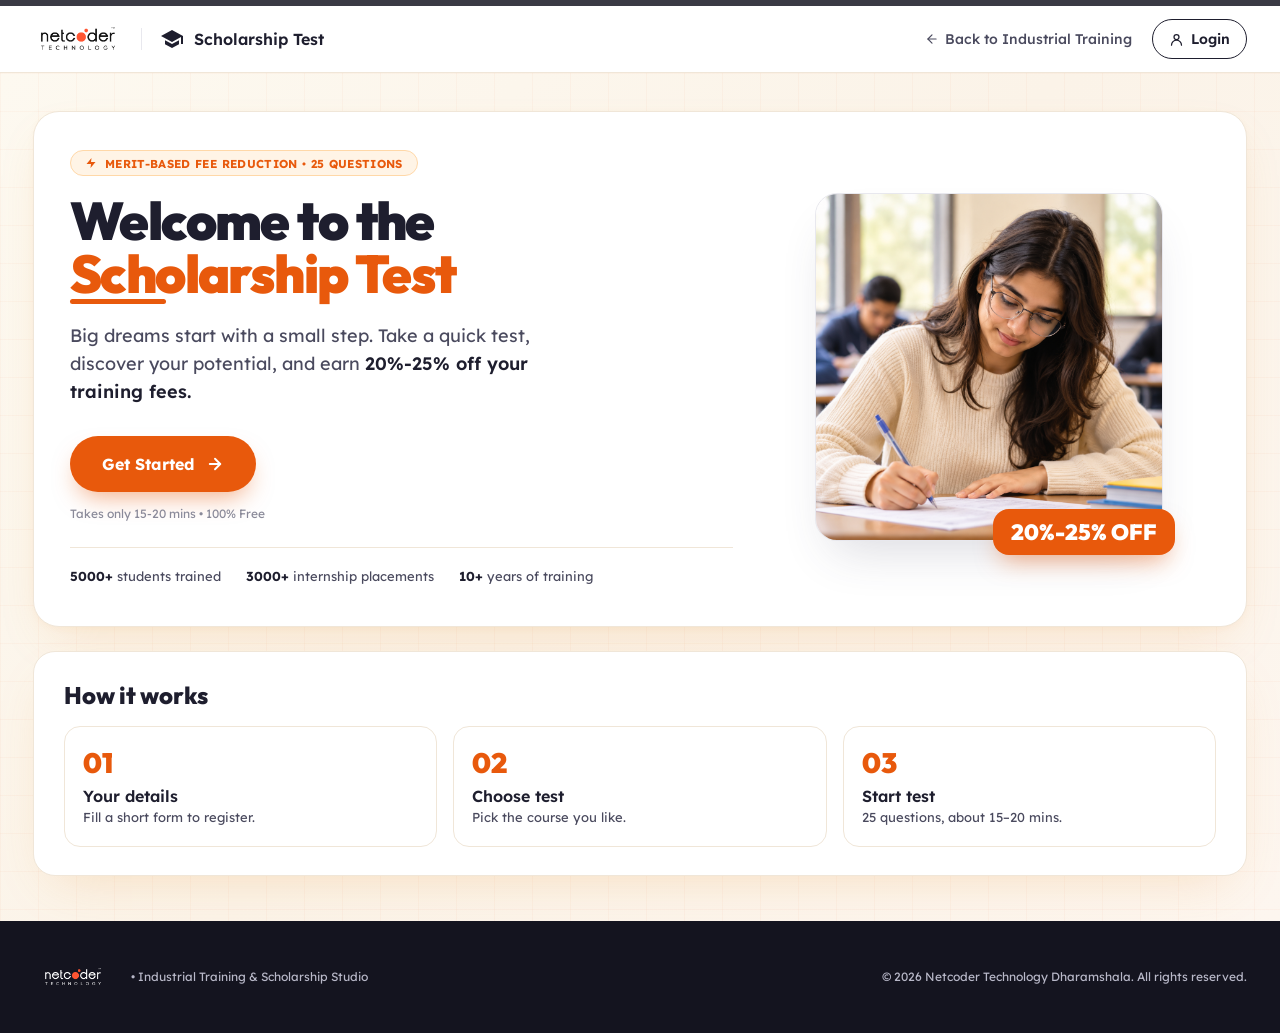
<file: index.html>
<!DOCTYPE html>
<html lang="en">

<head>
  <meta charset="UTF-8" />
  <meta name="viewport" content="width=device-width, initial-scale=1" />

  <title>Scholarship Test — Netcoder Technology</title>

  <link rel="stylesheet" href="style.css" />

  <link rel="preconnect" href="https://fonts.googleapis.com" />
  <link rel="preconnect" href="https://fonts.gstatic.com" crossorigin />

  <link
    href="https://fonts.googleapis.com/css2?family=Lexend:wght@300;400;500;600;700&family=Outfit:wght@700;800;900&display=swap"
    rel="stylesheet" />
</head>

<body>

  <!-- NAVBAR -->
  <nav class="nav">
    <div class="container nav-inner">

      <div class="nav-left">

        <span class="logo-box">
          <img src="./img/logo.png" alt="Netcoder Technology" />
        </span>

        <span class="divider"></span>

        <a href="#" class="page-title">
          <svg viewBox="0 0 24 24" fill="currentColor">
            <path d="M12 3 1 9l11 6 9-4.91V17h2V9L12 3z" />
            <path d="M5 13.18v4L12 21l7-3.82v-4L12 17l-7-3.82z" />
          </svg>
          Scholarship Test
        </a>

      </div>

      <div class="nav-right">

        <a href="#" class="back-link">
          <svg viewBox="0 0 24 24" fill="none" stroke="currentColor"
            stroke-width="2" stroke-linecap="round" stroke-linejoin="round">
            <path d="M19 12H5" />
            <path d="m12 19-7-7 7-7" />
          </svg>
          <span>Back to Industrial Training</span>
        </a>

        <a href="#" class="login-btn">
          <svg viewBox="0 0 24 24" fill="none" stroke="currentColor"
            stroke-width="2" stroke-linecap="round" stroke-linejoin="round">
            <circle cx="12" cy="8" r="4" />
            <path d="M4 21a8 8 0 0 1 16 0" />
          </svg>
          Login
        </a>

      </div>
    </div>
  </nav>


  <!-- MAIN SECTION -->
  <main class="hero-section">

    <div class="container">

      <!-- HERO CARD -->
      <div class="hero-card">

        <div class="container1">

          <span class="badge">
            <svg viewBox="0 0 24 24" fill="currentColor">
              <path d="M13 2 3 14h9l-1 8 10-12h-9l1-8z" />
            </svg>
            Merit-based fee reduction • 25 questions
          </span>

          <h1 class="heading">
            Welcome to the<br />
            <span class="heading-orange">Scholarship Test</span>
          </h1>

          <p class="subtext">
            Big dreams start with a small step. Take a quick test,
            discover your potential, and earn
            <strong>20%-25% off your training fees.</strong>
          </p>

          <div class="button-row">

            <a href="details.html" class="main-button">
              Get Started

              <svg viewBox="0 0 24 24" fill="none" stroke="currentColor"
                stroke-width="2.5" stroke-linecap="round" stroke-linejoin="round">
                <path d="M5 12h14" />
                <path d="m12 5 7 7-7 7" />
              </svg>
            </a>

          </div>

          <span class="small-note">
            Takes only 15-20 mins • 100% Free
          </span>

          <div class="trust">
            <span><strong>5000+</strong> students trained</span>
            <span><strong>3000+</strong> internship placements</span>
            <span><strong>10+</strong> years of training</span>
          </div>

        </div>


        <!-- STUDENT IMAGE -->
        <div class="container2">

          <div class="image-wrap">

            <div class="image-box">
              <img src="./img/student.png" alt="Student taking a test" />
            </div>

            <div class="offer-chip">
              20%-25% OFF
            </div>

          </div>

        </div>

      </div>


      <!-- HOW IT WORKS -->
      <section class="info-card">

        <h2>How it works</h2>

        <div class="card-grid">

          <div class="how-card">
            <span class="num">01</span>
            <h3>Your details</h3>
            <p>Fill a short form to register.</p>
          </div>

          <div class="how-card">
            <span class="num">02</span>
            <h3>Choose test</h3>
            <p>Pick the course you like.</p>
          </div>

          <div class="how-card">
            <span class="num">03</span>
            <h3>Start test</h3>
            <p>25 questions, about 15–20 mins.</p>
          </div>

        </div>

      </section>

    </div>

  </main>


  <!-- FULL WIDTH FOOTER -->
  <footer class="footer">

    <div class="footer-inner">

      <div class="footer-left">

        <span class="logo-box small">
          <img src="./img/logo2.png" alt="Netcoder Technology" />
        </span>

        <span class="footer-description">
          • Industrial Training &amp; Scholarship Studio
        </span>

      </div>

      <span class="copyright">
        © 2026 Netcoder Technology Dharamshala. All rights reserved.
      </span>

    </div>

  </footer>


  <script src="script.js"></script>

</body>
</html>
</file>
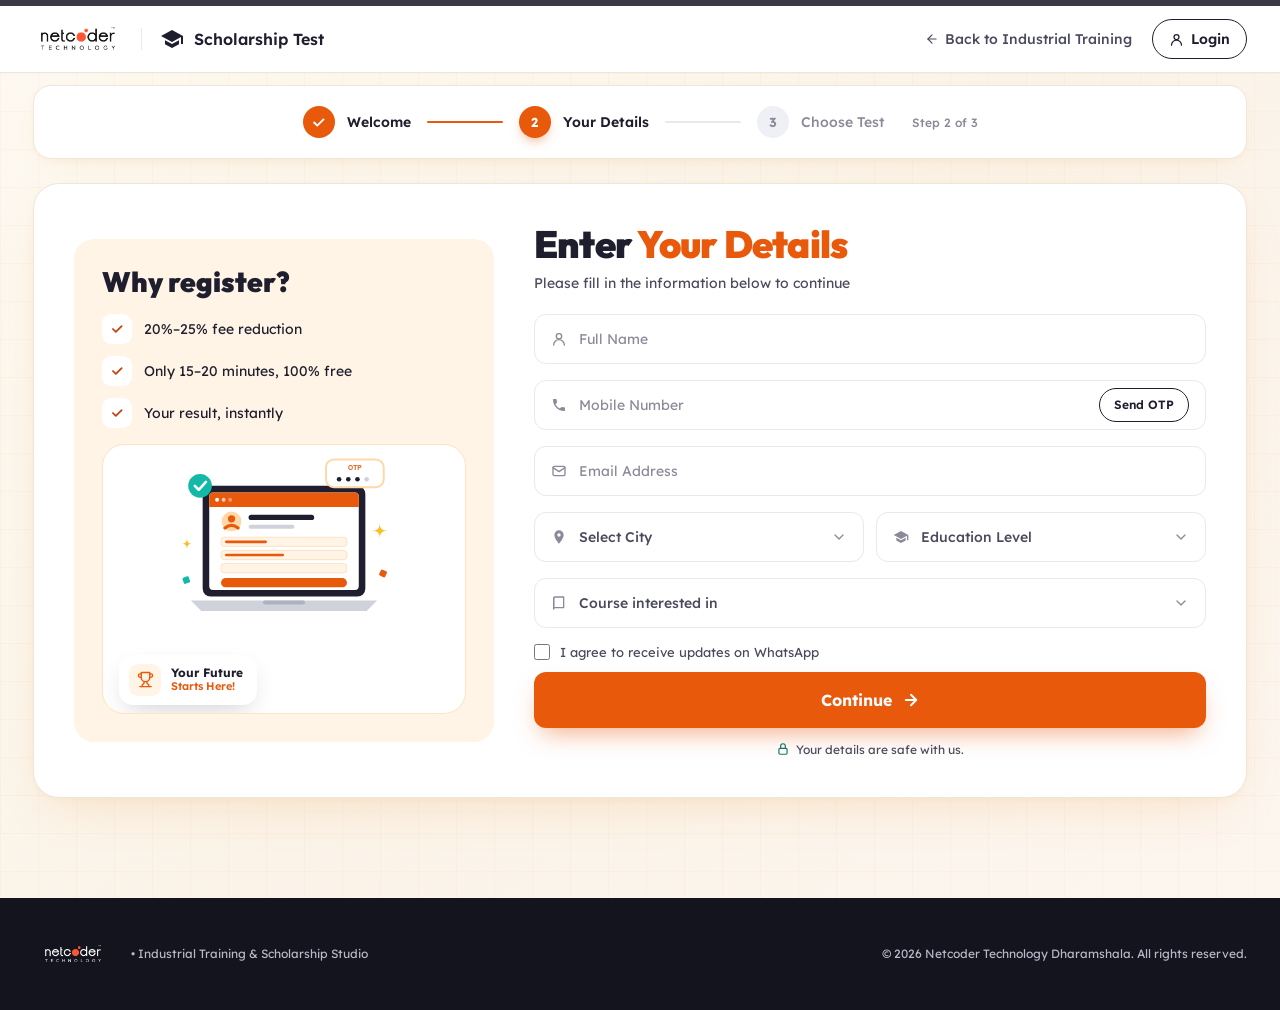
<file: details.html>
<!DOCTYPE html>
<html lang="en">
<head>
  <meta charset="UTF-8" />
  <meta name="viewport" content="width=device-width, initial-scale=1" />
  <title>Your Details — Scholarship Test | Netcoder Technology</title>
  <link rel="stylesheet" href="details.css" />
  <link rel="preconnect" href="https://fonts.googleapis.com" />
  <link rel="preconnect" href="https://fonts.gstatic.com" crossorigin />
  <link href="https://fonts.googleapis.com/css2?family=Lexend:wght@300;400;500;600;700&family=Outfit:wght@700;800;900&display=swap" rel="stylesheet" />
</head>
<body>

  <!-- ===================== TOP NAVBAR ===================== -->
  <nav class="nav">
    <div class="container nav-inner">
      <div class="nav-left">
        <span class="logo-box"><img src="./img/logo.png" alt="Netcoder Technology" /></span>
        <span class="divider"></span>
        <a href="index.html" class="page-title">
          <svg viewBox="0 0 24 24" fill="currentColor"><path d="M12 3 1 9l11 6 9-4.91V17h2V9L12 3z" /><path d="M5 13.18v4L12 21l7-3.82v-4L12 17l-7-3.82z" /></svg>
          Scholarship Test
        </a>
      </div>
      <div class="nav-right">
        <a href="#" class="back-link">
          <svg viewBox="0 0 24 24" fill="none" stroke="currentColor" stroke-width="2" stroke-linecap="round" stroke-linejoin="round"><path d="M19 12H5" /><path d="m12 19-7-7 7-7" /></svg>
          <span>Back to Industrial Training</span>
        </a>
        <a href="#" class="login-btn">
          <svg viewBox="0 0 24 24" fill="none" stroke="currentColor" stroke-width="2" stroke-linecap="round" stroke-linejoin="round"><circle cx="12" cy="8" r="4" /><path d="M4 21a8 8 0 0 1 16 0" /></svg>
          Login
        </a>
      </div>
    </div>
  </nav>

  <!-- ===================== MAIN SECTION ===================== -->
  <main class="hero-section">
    <div class="container">

      <!-- Progress steps -->
      <div class="stepper" aria-label="Progress">
        <div class="stepper-step done">
          <span class="stepper-num"><svg viewBox="0 0 24 24" fill="none" stroke="currentColor" stroke-width="3" stroke-linecap="round" stroke-linejoin="round"><path d="m5 12 5 5L20 7" /></svg></span>
          <span class="stepper-label">Welcome</span>
        </div>
        <span class="stepper-line filled"></span>
        <div class="stepper-step active">
          <span class="stepper-num">2</span>
          <span class="stepper-label">Your Details</span>
        </div>
        <span class="stepper-line"></span>
        <div class="stepper-step pending">
          <span class="stepper-num">3</span>
          <span class="stepper-label">Choose Test</span>
        </div>
        <span class="stepper-count">Step 2 of 3</span>
      </div>

      <!-- Big card -->
      <div class="details-card">

        <!-- Left: benefits panel + image -->
        <aside class="details-panel">
          <h2>Why register?</h2>
          <ul class="benefits">
            <li><span class="tick"><svg viewBox="0 0 24 24" fill="none" stroke="currentColor" stroke-width="3" stroke-linecap="round" stroke-linejoin="round"><path d="m5 12 5 5L20 7" /></svg></span>20%–25% fee reduction</li>
            <li><span class="tick"><svg viewBox="0 0 24 24" fill="none" stroke="currentColor" stroke-width="3" stroke-linecap="round" stroke-linejoin="round"><path d="m5 12 5 5L20 7" /></svg></span>Only 15–20 minutes, 100% free</li>
            <li><span class="tick"><svg viewBox="0 0 24 24" fill="none" stroke="currentColor" stroke-width="3" stroke-linecap="round" stroke-linejoin="round"><path d="m5 12 5 5L20 7" /></svg></span>Your result, instantly</li>
          </ul>

          <div class="image-box">
            <img src="./img/details.svg" alt="" />
            <div class="image-badge">
              <span class="image-badge-icon">
                <svg viewBox="0 0 24 24" fill="none" stroke="currentColor" stroke-width="2" stroke-linecap="round" stroke-linejoin="round"><path d="M6 9H4.5a2.5 2.5 0 0 1 0-5H6" /><path d="M18 9h1.5a2.5 2.5 0 0 0 0-5H18" /><path d="M4 22h16" /><path d="M10 14.66V17c0 .55-.47.98-.97 1.21C7.85 18.75 7 20.24 7 22" /><path d="M14 14.66V17c0 .55.47.98.97 1.21C16.15 18.75 17 20.24 17 22" /><path d="M18 2H6v7a6 6 0 0 0 12 0V2Z" /></svg>
              </span>
              <span class="image-badge-text"><strong>Your Future</strong><em>Starts Here!</em></span>
            </div>
          </div>
        </aside>

        <!-- Right: form -->
        <div class="details-form-wrap">
          <h1 class="heading">Enter <span class="heading-orange">Your Details</span></h1>
          <p class="subtext">Please fill in the information below to continue</p>

          <form id="detailsForm" novalidate>

            <div class="field" data-field="name">
              <div class="input-wrap">
                <svg class="icon" viewBox="0 0 24 24" fill="none" stroke="currentColor" stroke-width="2" stroke-linecap="round" stroke-linejoin="round"><circle cx="12" cy="8" r="4" /><path d="M4 21a8 8 0 0 1 16 0" /></svg>
                <input type="text" id="name" name="name" placeholder="Full Name" autocomplete="name" />
              </div>
              <p class="error-msg">Please enter your full name.</p>
            </div>

            <!-- Mobile + Send OTP -->
            <div class="field" data-field="mobile">
              <div class="input-wrap">
                <svg class="icon" viewBox="0 0 24 24" fill="currentColor"><path d="M6.6 10.8a15.1 15.1 0 0 0 6.6 6.6l2.2-2.2a1 1 0 0 1 1-.25 11.4 11.4 0 0 0 3.6.57 1 1 0 0 1 1 1V20a1 1 0 0 1-1 1A17 17 0 0 1 3 4a1 1 0 0 1 1-1h3.5a1 1 0 0 1 1 1c0 1.25.2 2.45.57 3.6a1 1 0 0 1-.25 1z" /></svg>
                <input type="tel" id="mobile" name="mobile" placeholder="Mobile Number" inputmode="numeric" maxlength="10" autocomplete="tel-national" />
                <button type="button" class="otp-btn" id="otpBtn">Send OTP</button>
              </div>
              <p class="error-msg">Please enter a valid 10-digit mobile number.</p>
            </div>

            <div class="field" data-field="email">
              <div class="input-wrap">
                <svg class="icon" viewBox="0 0 24 24" fill="none" stroke="currentColor" stroke-width="2" stroke-linecap="round" stroke-linejoin="round"><rect x="3" y="5" width="18" height="14" rx="2" /><path d="m3 7 9 6 9-6" /></svg>
                <input type="email" id="email" name="email" placeholder="Email Address" autocomplete="email" />
              </div>
              <p class="error-msg">Please enter a valid email address.</p>
            </div>

            <!-- City + Education side by side -->
            <div class="field-row">
              <div class="field" data-field="city">
                <div class="input-wrap">
                  <svg class="icon" viewBox="0 0 24 24" fill="currentColor"><path d="M12 2a7 7 0 0 0-7 7c0 5.25 7 13 7 13s7-7.75 7-13a7 7 0 0 0-7-7zm0 9.5A2.5 2.5 0 1 1 12 6.5a2.5 2.5 0 0 1 0 5z" /></svg>
                  <select id="city" name="city">
                    <option value="" selected>Select City</option>
                    <option>Dharamshala</option><option>McLeodganj</option><option>Kangra</option><option>Palampur</option><option>Mandi</option><option>Hamirpur</option><option>Una</option><option>Shimla</option><option>Chandigarh</option><option>Other</option>
                  </select>
                  <svg class="chevron" viewBox="0 0 24 24" fill="none" stroke="currentColor" stroke-width="2" stroke-linecap="round" stroke-linejoin="round"><path d="m6 9 6 6 6-6" /></svg>
                </div>
                <p class="error-msg">Please select your city.</p>
              </div>

              <div class="field" data-field="education">
                <div class="input-wrap">
                  <svg class="icon" viewBox="0 0 24 24" fill="currentColor"><path d="M12 3 1 9l11 6 9-4.91V17h2V9L12 3z" /><path d="M5 13.18v4L12 21l7-3.82v-4L12 17l-7-3.82z" /></svg>
                  <select id="education" name="education">
                    <option value="" selected>Education Level</option>
                    <option>10th Pass</option><option>12th Pass</option><option>Diploma</option><option>Graduation (UG)</option><option>Post Graduation (PG)</option><option>Other</option>
                  </select>
                  <svg class="chevron" viewBox="0 0 24 24" fill="none" stroke="currentColor" stroke-width="2" stroke-linecap="round" stroke-linejoin="round"><path d="m6 9 6 6 6-6" /></svg>
                </div>
                <p class="error-msg">Please select your education level.</p>
              </div>
            </div>

            <!-- Course interested in. EDIT the options to match your courses -->
            <div class="field" data-field="course">
              <div class="input-wrap">
                <svg class="icon" viewBox="0 0 24 24" fill="none" stroke="currentColor" stroke-width="2" stroke-linecap="round" stroke-linejoin="round"><path d="M4 5a2 2 0 0 1 2-2h13v16H6a2 2 0 0 0-2 2z" /><path d="M4 19V5" /></svg>
                <select id="course" name="course">
                  <option value="" selected>Course interested in</option>
                  <option>Full Stack Web Development</option>
                  <option>Not sure yet</option>
                </select>
                <svg class="chevron" viewBox="0 0 24 24" fill="none" stroke="currentColor" stroke-width="2" stroke-linecap="round" stroke-linejoin="round"><path d="m6 9 6 6 6-6" /></svg>
              </div>
              <p class="error-msg">Please select a course.</p>
            </div>

            <label class="consent">
              <input type="checkbox" id="consent" name="consent" />
              I agree to receive updates on WhatsApp
            </label>

            <button type="submit" class="main-button">
              Continue
              <svg viewBox="0 0 24 24" fill="none" stroke="currentColor" stroke-width="2.5" stroke-linecap="round" stroke-linejoin="round"><path d="M5 12h14" /><path d="m12 5 7 7-7 7" /></svg>
            </button>

            <p class="secure-note">
              <svg viewBox="0 0 24 24" fill="none" stroke="currentColor" stroke-width="2" stroke-linecap="round" stroke-linejoin="round"><rect x="5" y="11" width="14" height="10" rx="2" /><path d="M8 11V7a4 4 0 0 1 8 0v4" /></svg>
              Your details are safe with us.
            </p>

          </form>
        </div>

      </div>
    </div>
  </main>

  <!-- ===================== FOOTER ===================== -->
  <footer class="footer">
    <div class="container footer-inner">
      <div class="footer-left">
        <span class="logo-box small"><img src="./img/logo2.png" alt="Netcoder Technology" /></span>
        <span>• Industrial Training &amp; Scholarship Studio</span>
      </div>
      <span>© 2026 Netcoder Technology Dharamshala. All rights reserved.</span>
    </div>
  </footer>

  <script src="details.js"></script>
</body>
</html>
</file>
<file: style.css>
/* ============================================
   SCHOLARSHIP TEST PAGE
   Professional Responsive CSS
============================================ */


/* ---------- BASIC SETUP ---------- */

* {
  margin: 0;
  padding: 0;
  box-sizing: border-box;
}

html {
  scroll-behavior: smooth;
}

body {
  min-height: 100vh;
  display: flex;
  flex-direction: column;

  font-family: "Lexend", system-ui, sans-serif;
  color: #1e1e2e;

  background: linear-gradient(
    135deg,
    #fdf9f0 0%,
    #fbf3e8 50%,
    #fdf6ef 100%
  );

  border-top: 6px solid #3a3a44;
  -webkit-font-smoothing: antialiased;
}


/* ---------- REUSABLE CONTAINER ---------- */

.container {
  width: 100%;
  max-width: 1262px;
  margin: 0 auto;
  padding: 0 24px;
}


/* ============================================
   NAVBAR
============================================ */

.nav {
  width: 100%;
  background: #ffffff;
  border-bottom: 1px solid #f0e6d8;
  flex-shrink: 0;
}

.nav-inner {
  min-height: 66px;

  display: flex;
  align-items: center;
  justify-content: space-between;

  gap: 20px;
}

.nav-left {
  display: flex;
  align-items: center;
  gap: 18px;
  min-width: 0;
}

.logo-box {
  width: 90px;
  height: 52px;
  display: block;
  flex-shrink: 0;
}

.logo-box img {
  width: 100%;
  height: 100%;
  object-fit: contain;
  display: block;
}

.logo-box.small {
  width: 80px;
  height: 30px;
}

.divider {
  width: 1px;
  height: 22px;
  background: #e8e8ee;
  flex-shrink: 0;
}

.page-title {
  display: flex;
  align-items: center;
  gap: 10px;

  font-size: 16px;
  font-weight: 600;
  color: #1e1e2e;
  text-decoration: none;
  white-space: nowrap;
}

.page-title svg {
  width: 24px;
  height: 24px;
  flex-shrink: 0;
}

.nav-right {
  display: flex;
  align-items: center;
  gap: 20px;
}

.back-link {
  display: inline-flex;
  align-items: center;
  gap: 6px;

  font-size: 14px;
  font-weight: 500;
  color: #4a4a5e;
  text-decoration: none;

  transition: color 0.2s ease;
}

.back-link:hover {
  color: #e8590c;
}

.back-link svg {
  width: 14px;
  height: 14px;
  flex-shrink: 0;
}

.login-btn {
  display: inline-flex;
  align-items: center;
  justify-content: center;
  gap: 7px;

  height: 40px;
  padding: 0 16px;

  border: 1px solid #1e1e2e;
  border-radius: 999px;

  background: transparent;
  color: #1e1e2e;

  font-size: 14px;
  font-weight: 600;
  text-decoration: none;
  white-space: nowrap;

  transition: background 0.2s ease, color 0.2s ease;
}

.login-btn:hover {
  background: #e8590c;
  color: #ffffff;
  border-color: #e8590c;
}

.login-btn svg {
  width: 15px;
  height: 15px;
}


/* ============================================
   HERO SECTION
============================================ */

.hero-section {
  flex: 1;
  width: 100%;

  padding: 38px 0 45px;

  background-color: #fdf6ef;

  background-image:
    linear-gradient(
      rgba(232, 89, 12, 0.035) 1px,
      transparent 1px
    ),
    linear-gradient(
      90deg,
      rgba(232, 89, 12, 0.035) 1px,
      transparent 1px
    ),
    linear-gradient(
      135deg,
      #fdf9f0 0%,
      #fbf3e8 50%,
      #fdf6ef 100%
    );

  background-size:
    38px 38px,
    38px 38px,
    100% 100%;
}

.hero-section > .container {
  display: flex;
  flex-direction: column;
  gap: 24px;
}


/* ============================================
   HERO CARD
============================================ */

.hero-card {
  width: 100%;

  background: #ffffff;
  border: 1px solid #f0e6d8;
  border-radius: 26px;

  box-shadow:
    0 20px 50px -20px rgba(230, 150, 60, 0.25),
    0 2px 6px rgba(230, 150, 60, 0.06);

  padding: 38px 36px 42px;

  display: grid;
  grid-template-columns: minmax(0, 1.5fr) minmax(280px, 1fr);

  gap: 35px;
  align-items: center;
}


/* ---------- LEFT COLUMN ---------- */

.container1 {
  min-width: 0;
}


/* Badge */

.badge {
  display: inline-flex;
  align-items: center;
  gap: 8px;

  min-height: 26px;
  padding: 4px 14px;

  border: 1px solid #ffd8a8;
  border-radius: 999px;

  background: #fff4e6;
  color: #e8590c;

  font-size: 11.5px;
  font-weight: 700;
  letter-spacing: 0.03em;
  text-transform: uppercase;
}

.badge svg {
  width: 12px;
  height: 12px;
  flex-shrink: 0;
}


/* Heading */

.heading {
  margin-top: 18px;

  font-family: "Outfit", system-ui, sans-serif;
  font-weight: 900;
  font-size: 53px;
  line-height: 1;
  letter-spacing: -0.03em;

  color: #1e1e2e;
}

.heading-orange {
  position: relative;
  display: inline-block;
  color: #e8590c;
}

.heading-orange::after {
  content: "";

  position: absolute;
  left: 0;
  bottom: -4px;

  width: 96px;
  height: 5px;

  border-radius: 3px;
  background: #e8590c;
}


/* Description */

.subtext {
  margin-top: 22px;
  max-width: 490px;

  font-size: 18px;
  line-height: 1.56;

  color: #4a4a5e;
}

.subtext strong {
  color: #1e1e2e;
  font-weight: 600;
}


/* ============================================
   BUTTON
============================================ */

.button-row {
  margin-top: 30px;

  display: flex;
  align-items: center;
  gap: 16px;
  flex-wrap: wrap;
}

.main-button {
  display: inline-flex;
  align-items: center;
  justify-content: center;
  gap: 12px;

  min-height: 56px;
  padding: 0 32px;

  border: 0;
  border-radius: 999px;

  background: #e8590c;
  color: #ffffff;

  font-family: "Lexend", system-ui, sans-serif;
  font-size: 16px;
  font-weight: 700;

  text-decoration: none;
  cursor: pointer;

  box-shadow: 0 12px 24px -8px rgba(232, 89, 12, 0.5);

  transition:
    transform 0.2s ease,
    box-shadow 0.2s ease,
    background 0.2s ease;
}

.main-button:hover {
  transform: translateY(-2px);
  background: #d9480f;

  box-shadow: 0 16px 30px -8px rgba(232, 89, 12, 0.6);
}

.main-button svg {
  width: 18px;
  height: 18px;
  transition: transform 0.2s ease;
}

.main-button:hover svg {
  transform: translateX(3px);
}


/* Small Note */

.small-note {
  display: block;
  margin-top: 14px;

  font-size: 12px;
  color: #8a8a99;
}


/* ============================================
   TRUST SECTION
============================================ */

.trust {
  margin-top: 26px;
  padding-top: 20px;

  border-top: 1px solid #f0e6d8;

  display: flex;
  align-items: center;
  gap: 25px;
  flex-wrap: wrap;

  font-size: 13px;
  color: #4a4a5e;
}

.trust strong {
  color: #1e1e2e;
  font-weight: 700;
}


/* ============================================
   STUDENT IMAGE
============================================ */

.container2 {
  min-width: 0;

  display: flex;
  justify-content: center;
  align-items: center;
}

.image-wrap {
  position: relative;
  width: 100%;
  max-width: 348px;
}

.image-box {
  width: 100%;
  aspect-ratio: 1 / 1;

  border-radius: 22px;

  background: #ffffff;
  border: 1px solid #e8e8ee;

  box-shadow: 0 25px 50px -18px rgba(60, 60, 90, 0.2);

  overflow: hidden;
}

.image-box img {
  width: 100%;
  height: 100%;

  object-fit: cover;
  object-position: center;

  display: block;
}


/* Offer Badge */

.offer-chip {
  position: absolute;
  right: -12px;
  bottom: -14px;

  padding: 12px 18px;

  border-radius: 16px;

  background: #e8590c;
  color: #ffffff;

  font: 900 22px/1 "Outfit", system-ui, sans-serif;

  box-shadow: 0 12px 24px -8px rgba(232, 89, 12, 0.5);

  white-space: nowrap;
}


/* ============================================
   HOW IT WORKS
============================================ */

.info-card {
  width: 100%;

  background: #ffffff;

  border: 1px solid #f0e6d8;
  border-radius: 22px;

  box-shadow: 0 20px 50px -22px rgba(230, 150, 60, 0.28);

  padding: 28px 30px;
}

.info-card h2 {
  margin-bottom: 16px;

  font: 800 24px "Outfit", system-ui, sans-serif;
  color: #1e1e2e;
}


/* Cards Grid */

.card-grid {
  display: grid;
  grid-template-columns: repeat(3, minmax(0, 1fr));
  gap: 16px;
}

.how-card {
  min-width: 0;

  border: 1px solid #f0e6d8;
  border-radius: 16px;

  padding: 18px;
}

.how-card .num {
  font: 900 28px "Outfit", system-ui, sans-serif;
  color: #e8590c;
}

.how-card h3 {
  margin: 6px 0 2px;

  font-size: 16px;
  font-weight: 600;
}

.how-card p {
  font-size: 13px;
  line-height: 1.5;
  color: #4a4a5e;
}


/* ============================================
   FOOTER — FULL WIDTH
============================================ */

.footer {
  width: 100%;

  min-height: 112px;

  background: #14141f;
  color: #b8b8c8;

  margin-top: auto;
  flex-shrink: 0;

  display: flex;
  align-items: center;
  justify-content: center;
}

.footer-inner {
  width: 100%;
  max-width: 1262px;

  min-height: 112px;

  margin: 0 auto;
  padding: 20px 24px;

  display: flex;
  align-items: center;
  justify-content: space-between;

  gap: 24px;

  font-size: 12px;
}


/* Footer Left */

.footer-left {
  display: flex;
  align-items: center;
  gap: 18px;

  min-width: 0;
}

.footer-left .logo-box {
  width: 80px;
  height: 30px;
  flex-shrink: 0;
}

.footer-description {
  white-space: nowrap;
}


/* Copyright */

.copyright {
  text-align: right;
  line-height: 1.6;
}


/* ============================================
   TABLET RESPONSIVE
============================================ */

@media (max-width: 960px) {

  .hero-card {
    grid-template-columns: 1fr;
    gap: 35px;

    padding: 32px 28px 40px;
  }

  .container2 {
    order: -1;
  }

  .image-wrap {
    max-width: 320px;
  }

  .heading {
    font-size: 46px;
  }

  .subtext {
    max-width: 100%;
  }

  .card-grid {
    grid-template-columns: repeat(2, minmax(0, 1fr));
  }

  .how-card:last-child {
    grid-column: 1 / -1;
  }

}


/* ============================================
   SMALL TABLET
============================================ */

@media (max-width: 768px) {

  .container {
    padding: 0 18px;
  }

  .nav-inner {
    min-height: 62px;
  }

  .nav-left {
    gap: 12px;
  }

  .nav-right {
    gap: 12px;
  }

  .back-link {
    font-size: 12px;
  }

  .page-title {
    font-size: 14px;
  }

  .heading {
    font-size: 42px;
  }

  .hero-section {
    padding: 28px 0 35px;
  }

  .footer-inner {
    padding: 22px 20px;
  }

}


/* ============================================
   MOBILE RESPONSIVE
============================================ */

@media (max-width: 600px) {

  .container {
    padding: 0 14px;
  }

  /* Navbar */

  .nav-inner {
    min-height: 60px;
    gap: 8px;
  }

  .nav-left {
    gap: 9px;
  }

  .logo-box {
    width: 70px;
    height: 42px;
  }

  .divider {
    height: 20px;
  }

  .page-title {
    gap: 5px;
    font-size: 12px;
  }

  .page-title svg {
    width: 19px;
    height: 19px;
  }

  .nav-right {
    gap: 8px;
  }

  .back-link {
    display: none;
  }

  .login-btn {
    height: 35px;
    padding: 0 11px;
    font-size: 12px;
  }


  /* Hero */

  .hero-section {
    padding: 22px 0 30px;
  }

  .hero-section > .container {
    gap: 18px;
  }

  .hero-card {
    padding: 25px 20px 32px;
    gap: 30px;
    border-radius: 20px;
  }

  .badge {
    font-size: 9px;
    padding: 5px 10px;
    height: auto;
  }

  .heading {
    font-size: clamp(30px, 7vw, 40px);
    line-height: 1.08;
    margin-top: 17px;
  }

  .heading-orange::after {
    width: 75px;
    height: 4px;
  }

  .subtext {
    margin-top: 18px;
    font-size: 15px;
    line-height: 1.6;
  }

  .button-row {
    margin-top: 24px;
  }

  .main-button {
    min-height: 49px;
    padding: 0 25px;
    font-size: 14px;
  }

  .small-note {
    font-size: 11px;
  }

  .trust {
    gap: 12px 18px;
    margin-top: 22px;
    padding-top: 18px;
    font-size: 11px;
  }


  /* Image */

  .image-wrap {
    max-width: 290px;
  }

  .image-box {
    border-radius: 17px;
  }

  .offer-chip {
    right: -5px;
    bottom: -10px;

    padding: 10px 13px;
    font-size: 17px;
    border-radius: 12px;
  }


  /* How it works */

  .info-card {
    padding: 23px 18px;
    border-radius: 18px;
  }

  .info-card h2 {
    font-size: 22px;
  }

  .card-grid {
    grid-template-columns: 1fr;
    gap: 12px;
  }

  .how-card:last-child {
    grid-column: auto;
  }

  .how-card {
    padding: 16px;
  }


  /* Footer */

  .footer-inner {
    min-height: 112px;

    flex-direction: column;
    justify-content: center;
    align-items: center;

    text-align: center;
    gap: 12px;

    padding: 22px 14px;
  }

  .footer-left {
    justify-content: center;
    flex-wrap: wrap;
    gap: 10px;
  }

  .footer-left .logo-box {
    width: 70px;
    height: 26px;
  }

  .footer-description {
    font-size: 10px;
    white-space: normal;
  }

  .copyright {
    font-size: 10px;
    text-align: center;
  }

}


/* ============================================
   EXTRA SMALL MOBILE — 320px
============================================ */

@media (max-width: 380px) {

  .container {
    padding: 0 10px;
  }

  .nav-inner {
    gap: 5px;
  }

  .nav-left {
    gap: 7px;
  }

  .logo-box {
    width: 62px;
  }

  .page-title {
    font-size: 11px;
    gap: 4px;
  }

  .page-title svg {
    width: 17px;
    height: 17px;
  }

  .login-btn {
    padding: 0 9px;
    font-size: 11px;
    gap: 5px;
  }

  .hero-card {
    padding: 22px 15px 28px;
    gap: 27px;
  }

  .badge {
    font-size: 8px;
    letter-spacing: 0;
    gap: 5px;
    padding: 5px 8px;
  }

  .heading {
    font-size: 29px;
  }

  .subtext {
    font-size: 14px;
  }

  .trust {
    flex-direction: column;
    align-items: flex-start;
    gap: 10px;
  }

  .image-wrap {
    max-width: 250px;
  }

  .offer-chip {
    font-size: 15px;
    padding: 9px 11px;
  }

  .info-card {
    padding: 20px 14px;
  }

  .info-card h2 {
    font-size: 20px;
  }

  .how-card {
    padding: 14px;
  }

  .footer-inner {
    padding: 20px 10px;
  }

  .footer-left {
    gap: 7px;
  }

  .footer-description {
    font-size: 9px;
  }

  .copyright {
    font-size: 9px;
  }

}
</file>
<file: details.css>
/* ============================================
   Scholarship Test — Your Details page
   ============================================ */

/* ---------- Basic setup ---------- */
* {
  margin: 0;
  padding: 0;
  box-sizing: border-box;
}

body {
  font-family: "Lexend", system-ui, sans-serif;
  color: #1e1e2e;
  background: linear-gradient(135deg, #fdf9f0 0%, #fbf3e8 50%, #fdf6ef 100%);
  border-top: 6px solid #3a3a44;
  min-height: 100vh;
  display: flex;
  flex-direction: column;
  -webkit-font-smoothing: antialiased;
}

.container {
  width: 100%;
  max-width: 1262px;
  margin: 0 auto;
  padding: 0 24px;
}

/* ---------- Top navbar ---------- */
.nav {
  background: #ffffff;
  border-bottom: 1px solid #f0e6d8;
}

.nav-inner {
  height: 66px;
  display: flex;
  align-items: center;
  justify-content: space-between;
}

.nav-left {
  display: flex;
  align-items: center;
  gap: 18px;
}

.logo-box {
  width: 90px;
  height: 52px;
  display: block;
}

.logo-box img {
  width: 100%;
  height: 100%;
  object-fit: contain;
}

.logo-box.small {
  width: 80px;
  height: 30px;
}

.divider {
  width: 1px;
  height: 22px;
  background: #e8e8ee;
}

.page-title {
  display: flex;
  align-items: center;
  gap: 10px;
  font-weight: 600;
  font-size: 16px;
  color: #1e1e2e;
  text-decoration: none;
}

.page-title svg {
  width: 24px;
  height: 24px;
}

.nav-right {
  display: flex;
  align-items: center;
  gap: 20px;
}

.back-link {
  display: inline-flex;
  align-items: center;
  gap: 6px;
  font-size: 14px;
  font-weight: 500;
  color: #4a4a5e;
  text-decoration: none;
  transition: color 0.2s;
}

.back-link:hover {
  color: #e8590c;
}

.back-link svg {
  width: 14px;
  height: 14px;
}

.login-btn {
  display: inline-flex;
  align-items: center;
  gap: 7px;
  height: 40px;
  padding: 0 16px;
  border: 1px solid #1e1e2e;
  border-radius: 999px;
  background: transparent;
  color: #1e1e2e;
  font-size: 14px;
  font-weight: 600;
  text-decoration: none;
  transition: background 0.2s, color 0.2s, border-color 0.2s;
}

.login-btn:hover {
  background: #e8590c;
  color: #ffffff;
  border-color: #e8590c;
}

.login-btn svg {
  width: 15px;
  height: 15px;
}

/* ---------- Main section (grid texture background) ---------- */
.hero-section {
  flex: 1;
  padding: 12px 0 100px;
  background-color: #fdf6ef;
  background-image:
    linear-gradient(rgba(232, 89, 12, 0.035) 1px, transparent 1px),
    linear-gradient(90deg, rgba(232, 89, 12, 0.035) 1px, transparent 1px),
    linear-gradient(135deg, #fdf9f0 0%, #fbf3e8 50%, #fdf6ef 100%);
  background-size: 38px 38px, 38px 38px, 100% 100%;
}

/* ---------- Progress steps ---------- */
.stepper {
  background: #ffffff;
  border: 1px solid #f0e6d8;
  border-radius: 18px;
  box-shadow: 0 10px 30px -18px rgba(230, 150, 60, 0.25),
    0 2px 6px rgba(230, 150, 60, 0.05);
  padding: 20px 24px;
  display: flex;
  align-items: center;
  justify-content: center;
  gap: 16px;
  margin-bottom: 24px;
}

.stepper-step {
  display: flex;
  align-items: center;
  gap: 12px;
  font-size: 14px;
  font-weight: 600;
  color: #1e1e2e;
}

.stepper-num {
  width: 32px;
  height: 32px;
  border-radius: 50%;
  display: grid;
  place-items: center;
  font-size: 13px;
  font-weight: 700;
  background: #e8590c;
  color: #ffffff;
}

.stepper-num svg {
  width: 15px;
  height: 15px;
}

.stepper-step.active .stepper-num {
  box-shadow: 0 6px 12px -4px rgba(232, 89, 12, 0.5);
}

.stepper-step.pending {
  color: #8a8a99;
  font-weight: 500;
}

.stepper-step.pending .stepper-num {
  background: #eef0f6;
  color: #8a8a99;
}

.stepper-line {
  width: 76px;
  height: 2px;
  border-radius: 2px;
  background: #e8e8ee;
}

.stepper-line.filled {
  background: #e8590c;
}

/* ---------- Details card ---------- */
.details-card {
  background: #ffffff;
  border-radius: 26px;
  border: 1px solid #f0e6d8;
  box-shadow: 0 20px 50px -20px rgba(230, 150, 60, 0.25),
    0 2px 6px rgba(230, 150, 60, 0.06);
  padding: 40px 40px;
  min-height: 578px;
  display: grid;
  grid-template-columns: 1fr minmax(0, 648px);
  gap: 40px;
  align-items: center;
}

/* Left: image area */
.details-visual {
  display: flex;
  justify-content: center;
}

.image-box {
  position: relative;
  width: 344px;
  height: 340px;
  border-radius: 22px;
  background: #ffffff;
  border: 1px solid #f0e6d8;
  box-shadow: 0 25px 50px -18px rgba(60, 60, 90, 0.2);
  display: grid;
  place-items: center;
}

.image-box img {
  width: 100%;
  height: 100%;
  object-fit: contain;
  border-radius: 22px;
}

/* Small floating badge at the bottom-left of the image */
.image-badge {
  position: absolute;
  left: 16px;
  bottom: 8px;
  display: flex;
  align-items: center;
  gap: 10px;
  padding: 9px 14px 9px 10px;
  background: #ffffff;
  border-radius: 14px;
  box-shadow: 0 10px 24px -8px rgba(60, 60, 90, 0.25);
}

.image-badge-icon {
  width: 32px;
  height: 32px;
  border-radius: 9px;
  display: grid;
  place-items: center;
  background: #fff4e6;
  color: #e8590c;
}

.image-badge-icon svg {
  width: 17px;
  height: 17px;
}

.image-badge-text {
  display: flex;
  flex-direction: column;
  line-height: 1.25;
}

.image-badge-text strong {
  font-size: 12px;
  font-weight: 700;
  color: #1e1e2e;
}

.image-badge-text em {
  font-style: normal;
  font-size: 11px;
  font-weight: 600;
  color: #e8590c;
}

/* ---------- Right: form ---------- */
.heading {
  font-family: "Outfit", system-ui, sans-serif;
  font-weight: 900;
  font-size: 38px;
  line-height: 1.1;
  letter-spacing: -0.02em;
  color: #1e1e2e;
}

.heading-orange {
  color: #e8590c;
}

.subtext {
  margin: 8px 0 22px;
  font-size: 14px;
  color: #4a4a5e;
}

.field {
  margin-bottom: 16px;
}

.input-wrap {
  position: relative;
  display: flex;
  align-items: center;
  gap: 12px;
  height: 50px;
  padding: 0 16px;
  background: #ffffff;
  border: 1px solid #e8e8ee;
  border-radius: 12px;
  transition: border-color 0.2s, box-shadow 0.2s;
}

.input-wrap:focus-within {
  border-color: #e8590c;
  box-shadow: 0 0 0 4px rgba(232, 89, 12, 0.1);
}

.input-wrap .icon {
  width: 16px;
  height: 16px;
  flex-shrink: 0;
  color: #8a8a99;
  transition: color 0.2s;
}

.input-wrap:focus-within .icon {
  color: #e8590c;
}

.input-wrap input,
.input-wrap select {
  flex: 1;
  min-width: 0;
  height: 100%;
  border: 0;
  outline: 0;
  background: transparent;
  font-family: "Lexend", system-ui, sans-serif;
  font-size: 14px;
  font-weight: 500;
  color: #1e1e2e;
}

.input-wrap input::placeholder {
  color: #8a8a99;
  font-weight: 400;
}

.input-wrap select {
  appearance: none;
  -webkit-appearance: none;
  cursor: pointer;
  padding-right: 24px;
}

/* Select looks muted until a value is chosen */
.input-wrap select.empty {
  color: #4a4a5e;
}

.chevron {
  position: absolute;
  right: 16px;
  width: 16px;
  height: 16px;
  color: #8a8a99;
  pointer-events: none;
}

.hint {
  font-size: 11px;
  color: #8a8a99;
  white-space: nowrap;
}

/* Error state */
.error-msg {
  display: none;
  margin: 6px 4px 0;
  font-size: 12px;
  color: #dc2626;
}

.field.invalid .input-wrap {
  border-color: #dc2626;
}

.field.invalid .input-wrap:focus-within {
  box-shadow: 0 0 0 4px rgba(220, 38, 38, 0.1);
}

.field.invalid .error-msg {
  display: block;
}

/* Continue button */
.main-button {
  display: flex;
  align-items: center;
  justify-content: center;
  gap: 10px;
  width: 100%;
  height: 56px;
  margin-top: 8px;
  border: 0;
  border-radius: 12px;
  background: #e8590c;
  color: #ffffff;
  font-family: "Lexend", system-ui, sans-serif;
  font-size: 16px;
  font-weight: 700;
  cursor: pointer;
  box-shadow: 0 12px 24px -8px rgba(232, 89, 12, 0.5);
  transition: transform 0.2s, box-shadow 0.2s, background 0.2s;
}

.main-button:hover {
  transform: translateY(-2px);
  background: #d9480f;
  box-shadow: 0 16px 30px -8px rgba(232, 89, 12, 0.6);
}

.main-button:disabled {
  opacity: 0.7;
  cursor: wait;
  transform: none;
}

.main-button svg {
  width: 18px;
  height: 18px;
  transition: transform 0.2s;
}

.main-button:hover svg {
  transform: translateX(3px);
}

/* ---------- Footer ---------- */
.footer {
  background: #14141f;
  color: #b8b8c8;
}

.footer-inner {
  height: 112px;
  display: flex;
  align-items: center;
  justify-content: space-between;
  gap: 16px;
  font-size: 12px;
}

.footer-left {
  display: flex;
  align-items: center;
  gap: 18px;
}

/* ---------- Mobile / small screens ---------- */
@media (max-width: 960px) {
  .details-card {
    grid-template-columns: 1fr;
    padding: 32px 24px 40px;
    min-height: 0;
  }
  .heading {
    font-size: 32px;
  }
}

@media (max-width: 600px) {
  .back-link span {
    display: none;
  }
  .page-title {
    font-size: 14px;
  }
  .stepper {
    gap: 8px;
    padding: 16px 12px;
  }
  .stepper-step {
    gap: 6px;
    font-size: 12px;
  }
  .stepper-line {
    width: 20px;
  }
  .hint {
    display: none;
  }
  .image-box {
    width: 100%;
    max-width: 320px;
    height: 300px;
  }
  .footer-inner {
    height: auto;
    padding-top: 28px;
    padding-bottom: 28px;
    flex-direction: column;
    align-items: flex-start;
  }
}


/* =====================================================
   NEW DESIGN — paste this at the very BOTTOM of details.css
   (it overrides the older rules above, so nothing else
   needs to be edited)
   ===================================================== */

/* "Step 2 of 3" label */
.stepper-count {
  margin-left: 12px;
  font-size: 12px;
  font-weight: 500;
  color: #8a8a99;
}

/* Left benefits panel */
.details-card { grid-template-columns: minmax(0, 420px) minmax(0, 1fr); }

.details-panel {
  display: flex;
  flex-direction: column;
  gap: 16px;
  padding: 28px;
  border-radius: 20px;
  background: #fff4e6;
}

.details-panel h2 {
  font: 900 28px/1.1 "Outfit", system-ui, sans-serif;
  color: #1e1e2e;
}

.benefits {
  list-style: none;
  display: flex;
  flex-direction: column;
  gap: 12px;
}

.benefits li {
  display: flex;
  align-items: center;
  gap: 12px;
  font-size: 14px;
}

.tick {
  width: 30px;
  height: 30px;
  flex-shrink: 0;
  border-radius: 9px;
  display: grid;
  place-items: center;
  background: #ffffff;
  color: #c2410c;
}

.tick svg { width: 14px; height: 14px; }

.details-panel .image-box {
  position: relative;
  display: block;
  width: 100%;
  height: 270px;
  overflow: hidden;
  box-shadow: none;
  border-color: #ffe3c2;
}

/* Image sits in the top part; the bottom strip is kept free for the badge */
.details-panel .image-box img {
  position: absolute;
  top: 0;
  left: 0;
  width: 100%;
  height: calc(100% - 44px);
  object-fit: contain;
}

/* Send OTP button (replaces the old hint text) */
.otp-btn {
  flex-shrink: 0;
  height: 34px;
  padding: 0 14px;
  border: 1.5px solid #1e1e2e;
  border-radius: 999px;
  background: transparent;
  color: #1e1e2e;
  font: 600 12px "Lexend", system-ui, sans-serif;
  cursor: pointer;
  transition: background 0.2s, color 0.2s, border-color 0.2s;
}

.otp-btn:hover:not(:disabled) {
  background: #e8590c;
  border-color: #e8590c;
  color: #ffffff;
}

.otp-btn:disabled { opacity: 0.6; cursor: default; }

/* City + Education in one row */
.field-row {
  display: grid;
  grid-template-columns: 1fr 1fr;
  gap: 12px;
}

/* Consent checkbox */
.consent {
  display: flex;
  align-items: center;
  gap: 10px;
  margin: 4px 0 12px;
  font-size: 13px;
  color: #4a4a5e;
  cursor: pointer;
}

.consent input { width: 16px; height: 16px; accent-color: #e8590c; }

/* Privacy note */
.secure-note {
  margin-top: 14px;
  display: flex;
  align-items: center;
  justify-content: center;
  gap: 6px;
  font-size: 12px;
  color: #4a4a5e;
}

.secure-note svg { width: 14px; height: 14px; color: #0f766e; }

@media (max-width: 960px) {
  .details-card { grid-template-columns: 1fr; }
}

@media (max-width: 600px) {
  .field-row { grid-template-columns: 1fr; }
  .stepper-count { display: none; }
}
</file>
